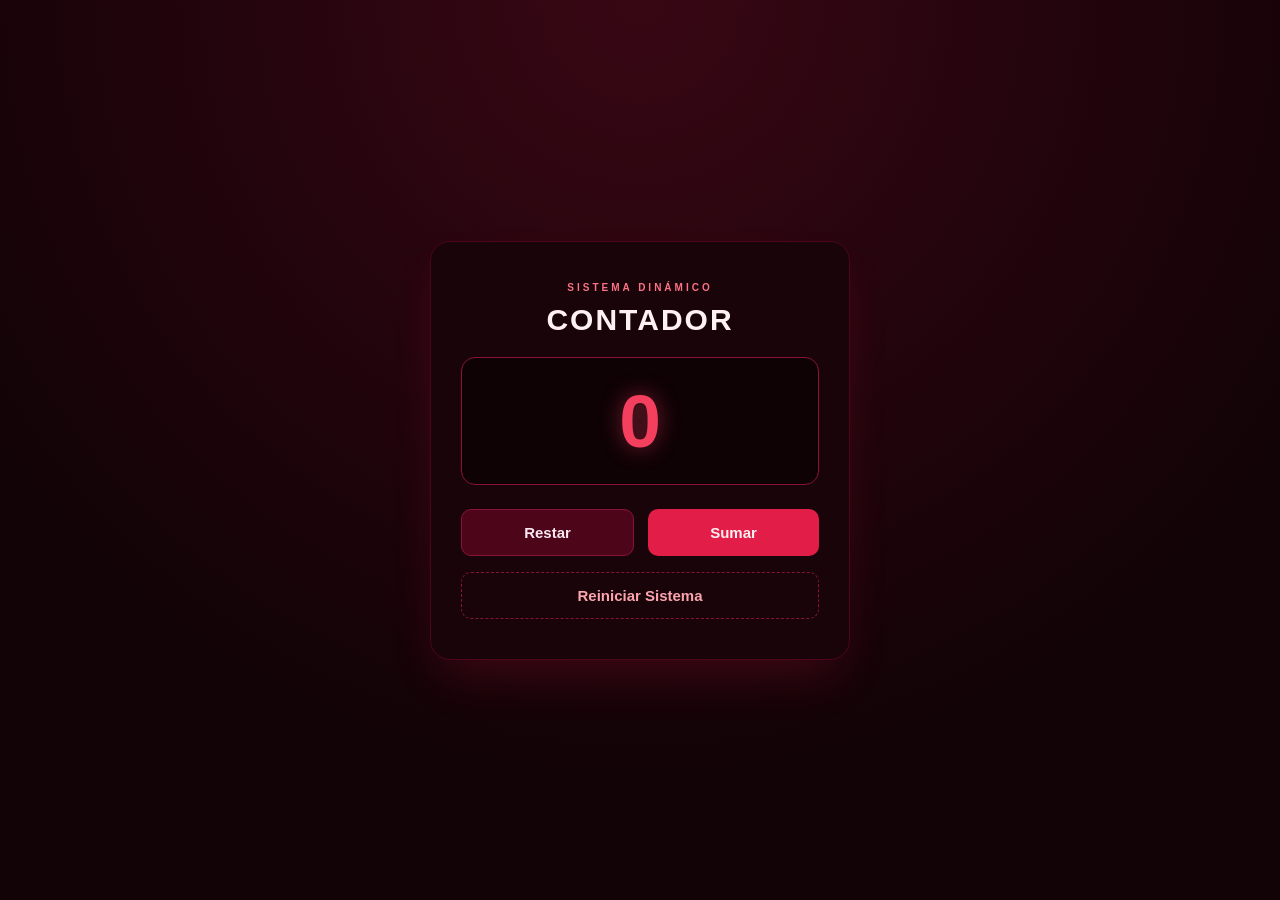
<file: contador Tercer corte/index.html>
<!doctype html>
<html lang="es">
<head>
    <meta charset="UTF-8">
    <meta name="viewport" content="width=device-width, initial-scale=1">
    <title>Contador Carmesí</title>
    <link rel="icon" type="image/svg+xml" href="data:image/svg+xml,<svg xmlns='http://www.w3.org/2000/svg' viewBox='0 0 100 100'><rect width='100' height='100' rx='20' fill='%23e11d48'/><text x='50' y='70' font-size='65' font-weight='bold' text-anchor='middle' fill='%230f172a'>123</text></svg>">
    <link rel="stylesheet" href="style.css">
    <script src="script.js" defer></script>
</head>
<body>
<main class="tarjeta">
  <div class="etiqueta">SISTEMA DINÁMICO</div>
  <h1>CONTADOR</h1>
  <div class="pantalla" id="numero" aria-live="polite">
    0
  </div>
  <div class="botones">
    <button id="restar" class="secundario">Restar</button>
    <button id="sumar">Sumar</button>
  </div>
  <button id="reiniciar" class="reiniciar">Reiniciar Sistema</button>
</main>
</body>
</html>
</file>
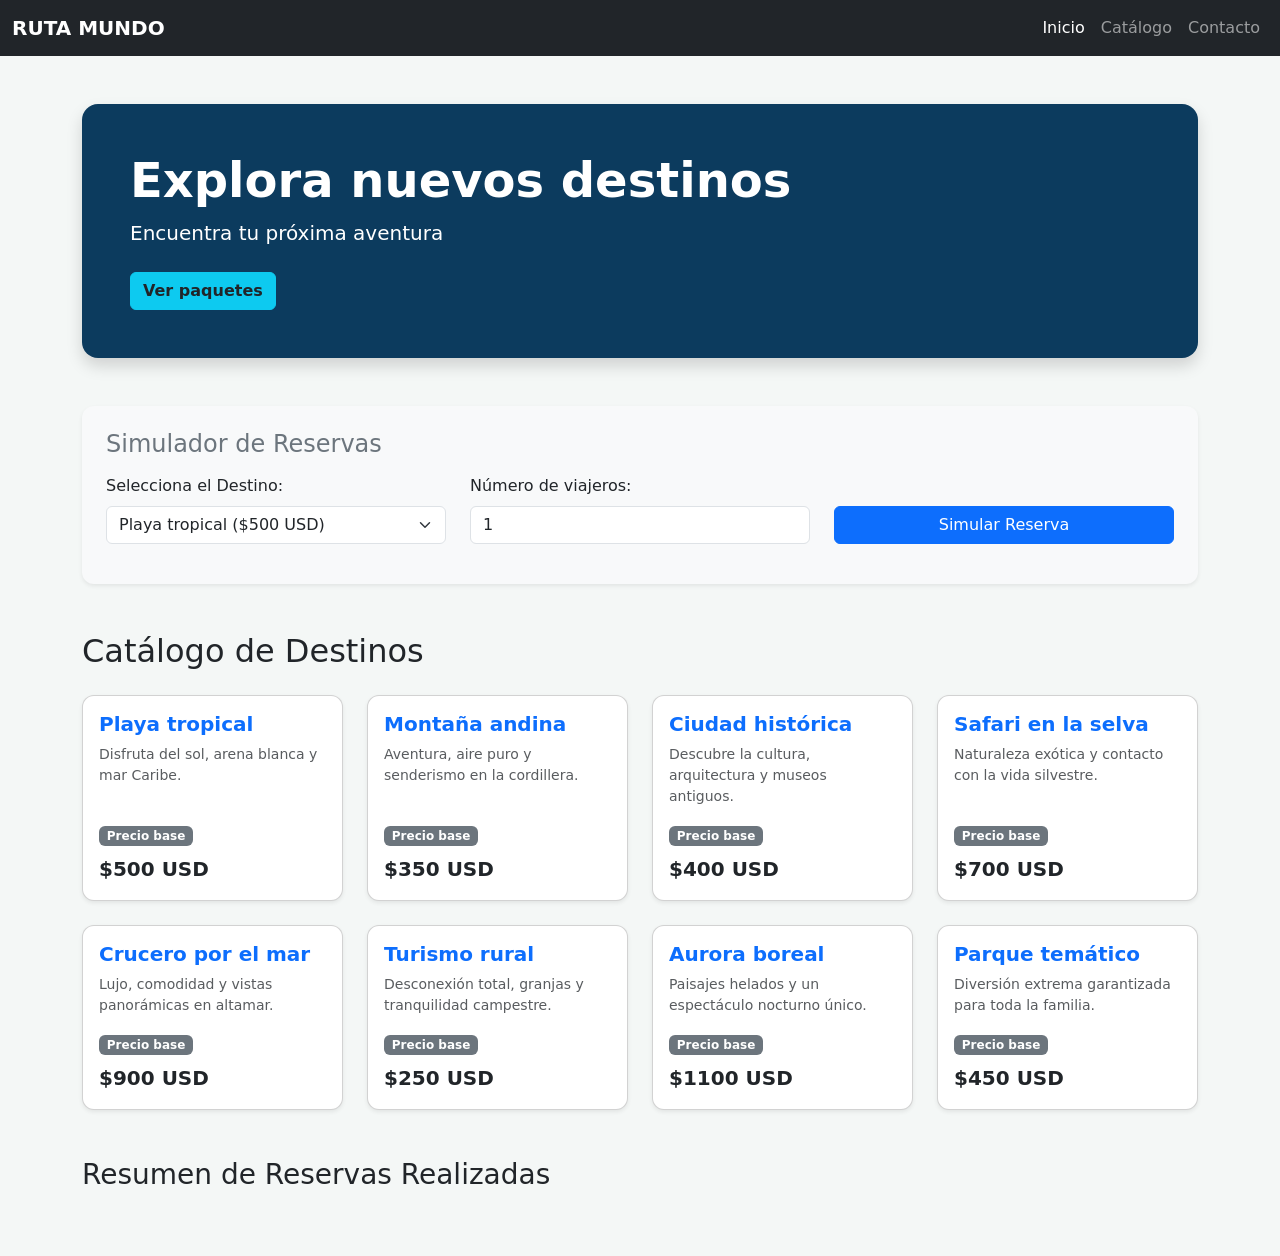
<file: Proyecto tercer corte/index.html>
<!DOCTYPE html>
<html lang="es">
<head>
  <meta charset="UTF-8">
  <meta name="viewport" content="width=device-width, initial-scale=1.0">
  <link rel="icon" href="data:image/svg+xml,<svg xmlns=%22http://www.w3.org/2000/svg%22 viewBox=%220 0 100 100%22><text y=%22.9em%22 font-size=%2290%22>✈️</text></svg>">
  <title>Ruta Mundo - Agencia de Viajes</title>

  <!-- Bootstrap 5 CSS CDN -->
  <link href="https://cdn.jsdelivr.net/npm/bootstrap@5.3.3/dist/css/bootstrap.min.css" rel="stylesheet">
  <link rel="stylesheet" href="estilos.css">
</head>
<body>

  <!-- Barra de Navegación -->
  <nav class="navbar navbar-expand-lg navbar-dark bg-dark">
    <div class="container-fluid">
      <a class="navbar-brand fw-bold" href="#">RUTA MUNDO</a>
      <div class="navbar-nav ms-auto">
        <a class="nav-link active" href="#">Inicio</a>
        <a class="nav-link" href="#catalogo">Catálogo</a>
        <a class="nav-link" href="#contacto">Contacto</a>
      </div>
    </div>
  </nav>

  <div class="container my-5">

    <!-- Sección Hero -->
    <div class="hero-section p-5 mb-5 rounded-4 text-white shadow">
      <h1 class="display-5 fw-bold">Explora nuevos destinos</h1>
      <p class="lead">Encuentra tu próxima aventura</p>
      <a href="#catalogo" class="btn btn-info text-dark fw-bold mt-2">Ver paquetes</a>
    </div>

    <!-- Simulador de Reserva -->
    <div class="card p-4 mb-5 shadow-sm border-0 bg-light">
      <h3 class="h4 mb-3 text-secondary">Simulador de Reservas</h3>
      <div class="row">
        <div class="col-md-4 mb-3">
          <label for="destinoSelect" class="form-label">Selecciona el Destino:</label>
          <select id="destinoSelect" class="form-select"></select>
        </div>
        <div class="col-md-4 mb-3">
          <label for="viajeros" class="form-label">Número de viajeros:</label>
          <input id="viajeros" type="number" class="form-control" min="1" value="1">
        </div>
        <div class="col-md-4 mb-3 d-flex align-items-end">
          <button id="reservarBtn" class="btn btn-primary w-100">Simular Reserva</button>
        </div>
      </div>
    </div>

    <!-- Catálogo de Destinos (8 elementos) -->
    <h2 id="catalogo" class="mb-4">Catálogo de Destinos</h2>
    <div class="row row-cols-1 row-cols-md-2 row-cols-lg-4 g-4 mb-5" id="tarjetasCatalogo">
      <!-- Se llenarán dinámicamente desde app.js -->
    </div>

    <!-- Historial de reservas simuladas -->
    <h3 class="mb-3">Resumen de Reservas Realizadas</h3>
    <ul id="listaReservas" class="list-group mb-5"></ul>

  </div>

  <script src="app.js"></script>
</body>
</html>
</file>
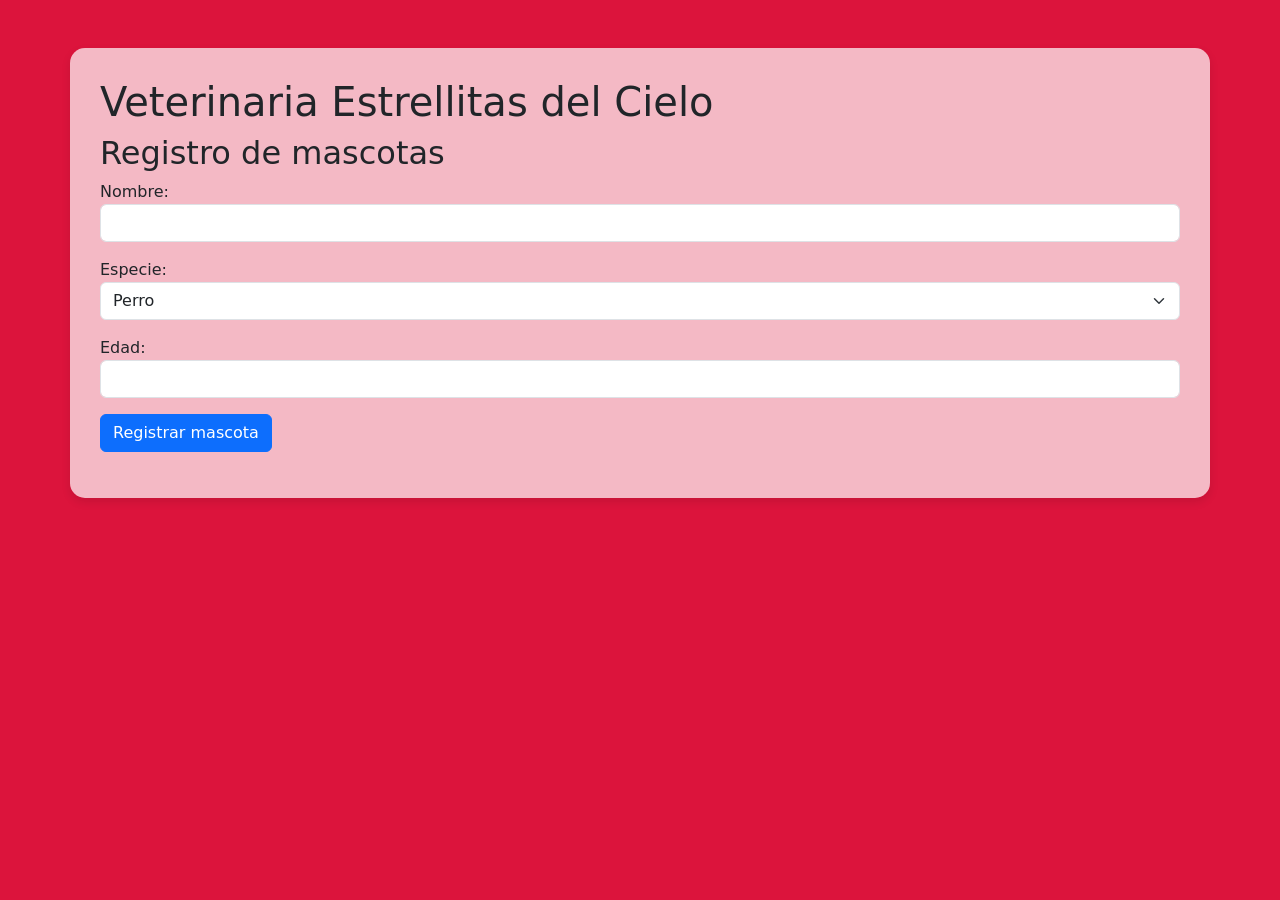
<file: Veterinaria tercer corte/index.html>
<!DOCTYPE html>
<html lang="es">
<head>
  <meta charset="UTF-8">
  <meta name="viewport" content="width=device-width, initial-scale=1.0">
  <link rel="icon" href="data:image/svg+xml,<svg xmlns=%22http://www.w3.org/2000/svg%22 viewBox=%220 0 100 100%22><text y=%22.9em%22 font-size=%2290%22>🐾</text></svg>">
  <title>Veterinaria Estrellitas del Cielo</title>

  <link
    href="https://cdn.jsdelivr.net/npm/bootstrap@5.3.3/dist/css/bootstrap.min.css"
    rel="stylesheet">
    
  <link rel="stylesheet" href="estilos.css">
</head>
<body>

  <div class="container mt-5">

    <h1>Veterinaria Estrellitas del Cielo</h1>
    <h2>Registro de mascotas</h2>

    <label for="nombre">Nombre:</label>
    <input id="nombre" type="text" class="form-control mb-3">

    <label for="especie">Especie:</label>
    <select id="especie" class="form-select mb-3">
      <option>Perro</option>
      <option>Gato</option>
    </select>

    <label for="edad">Edad:</label>
    <input id="edad" type="number" class="form-control mb-3">

    <button id="registrar" class="btn btn-primary">Registrar mascota</button>

    <ul id="lista" class="list-group mt-3"></ul>

  </div>

  <script src="app.js"></script>
</body>
</html>
</file>
<file: contador Tercer corte/style.css>
* { 
    box-sizing: border-box; 
}

body {
    margin: 0;
    min-height: 100vh;
    display: grid;
    place-items: center;
    padding: 20px;
    background: radial-gradient(circle at top, #380714, #120306 70%);
    color: #fce7f3;
    font-family: 'Segoe UI', Tahoma, Geneva, Verdana, sans-serif;
}

.tarjeta {
    width: min(100%, 420px);
    text-align: center;
    background: #190509;
    border: 1px solid #4c0519;
    border-radius: 20px;
    padding: 40px 30px;
    box-shadow: 0 25px 50px -12px rgba(225, 29, 72, 0.2);
}

.etiqueta {
    color: #fb7185;
    font-size: 10px;
    letter-spacing: 3px;
    font-weight: bold;
    text-transform: uppercase;
}

h1 {
    color: #fff1f2;
    letter-spacing: 2px;
    font-size: clamp(22px, 5vw, 30px);
    margin: 10px 0 20px;
}

.pantalla {
    background: #0f0205;
    border: 1px solid #881337;
    border-radius: 14px;
    padding: 20px;
    font-size: 75px;
    font-weight: bold;
    color: #f43f5e;
    text-shadow: 0 0 20px rgba(244, 63, 94, 0.5);
    margin-bottom: 24px;
}

.botones {
    display: flex;
    gap: 14px;
}

button {
    flex: 1;
    border: 0;
    border-radius: 10px;
    padding: 14px;
    background: #e11d48;
    color: #fff1f2;
    font-size: 15px;
    font-weight: bold;
    cursor: pointer;
    transition: transform 0.15s ease, filter 0.15s ease, background-color 0.15s;
}

button:hover {
    transform: translateY(-2px);
    filter: brightness(1.15);
}

button.secundario {
    background: #4c0519;
    color: #fce7f3;
    border: 1px solid #881337;
}

button.secundario:hover {
    background: #881337;
}

button.reiniciar {
    margin-top: 16px;
    background: transparent;
    color: #fda4af;
    border: 1px dashed #881337;
    width: 100%;
}

button.reiniciar:hover {
    background: rgba(225, 29, 72, 0.08);
    color: #e11d48;
    border-color: #e11d48;
}
</file>
<file: Proyecto tercer corte/estilos.css>
body {
  background-color: #f4f7f6;
}

.hero-section {
  background-color: #0c3b5e;
}

.card {
  transition: transform 0.2s ease-in-out;
  border-radius: 12px;
}

.card:hover {
  transform: translateY(-5px);
  box-shadow: 0px 6px 15px rgba(0, 0, 0, 0.1) !important;
}
</file>
<file: Veterinaria tercer corte/estilos.css>
body {
  background-color: #DC143C;
}

.container {
  background-color: rgba(255, 255, 255, 0.7);
  padding: 30px;
  border-radius: 15px;
  box-shadow: 0px 4px 10px rgba(0, 0, 0, 0.1);
  margin-top: 50px;
}
</file>
